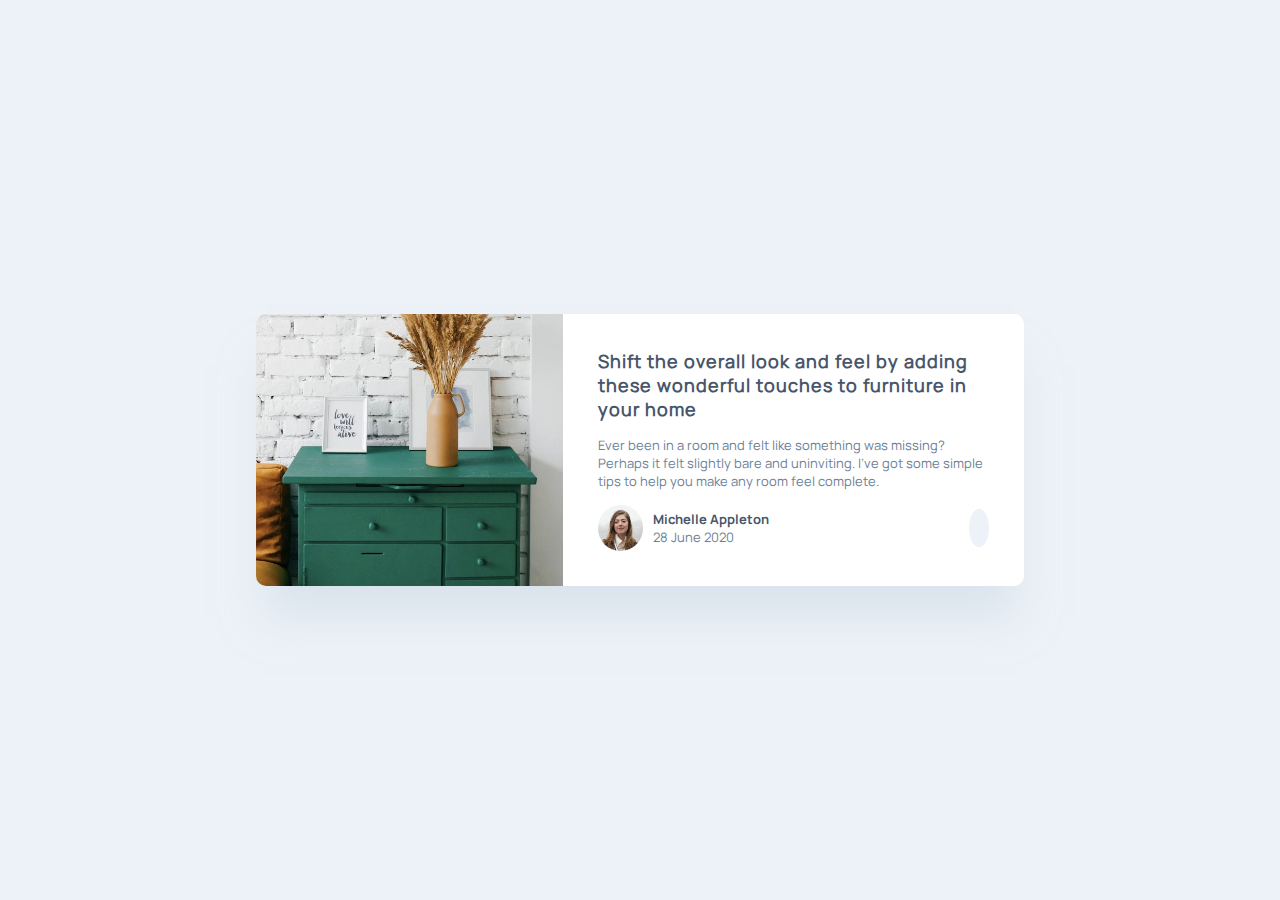
<file: article-preview-component-master/index.html>
<!DOCTYPE html>
<html lang="en">
	<head>
		<meta charset="UTF-8">
		<meta name="viewport" content="width=device-width, initial-scale=1.0">
		<title>Frontend Mentor | Article preview component</title>
		<link rel="icon" type="image/png" sizes="32x32" href="./images/favicon-32x32.png">
		<link rel="stylesheet" href="style.css">
		<link rel="stylesheet" href="https://cdnjs.cloudflare.com/ajax/libs/font-awesome/5.15.1/css/all.min.css" integrity="sha512-+4zCK9k+qNFUR5X+cKL9EIR+ZOhtIloNl9GIKS57V1MyNsYpYcUrUeQc9vNfzsWfV28IaLL3i96P9sdNyeRssA==" crossorigin="anonymous" />
	</head>
	<body>
		<div id="wrapper">
			<div id="card">
				<div class="card-image"></div>
				<div class="card-desc">
					<h1 class="card-title">Shift the overall look and feel by adding these wonderful touches to furniture in your home</h1>
					<p class="card-text">Ever been in a room and felt like something was missing? Perhaps it felt slightly bare and uninviting. I’ve got some simple tips to help you make any room feel complete.</p>
					<div class="card-footer">
						<div class="footer-left">
							<img src="./images/avatar-michelle.jpg" alt="person image">
							<div class="person-profile">
								<p class="person-name">Michelle Appleton</p>
								<p class="date">28 June 2020</p>
							</div>
						</div>
						<div class="footer-right">
							<span class="fas fa-share share-icon"></span>
						</div>
					</div>
					<div class="share-card">
						<p>Share</p>
						<span class="fab fa-facebook"></span>
						<span class="fab fa-twitter"></span>
						<span class="fab fa-pinterest"></span>
						<span class="fas fa-share share-icon-hover"></span>
					</div>
				</div>
			</div>
		</div>

		<script>
			const shareBtn = document.querySelector('.share-icon')
			const shareCard = document.querySelector('.share-card')
			const shareHoverBtn = document.querySelector('.share-icon-hover')

			shareBtn.addEventListener('click', function() {
				if (!shareBtn.classList.contains('active')) {
					shareBtn.classList.add('active')
					shareCard.style.display = "block"
				} else {
					shareBtn.classList.remove('active')
					shareCard.style.display = "none"
				}
			})

			shareHoverBtn.addEventListener('click', function() {
				shareBtn.classList.remove('active')
				shareCard.style.display = "none"
			})
		</script>
	</body>
</html>
</file>
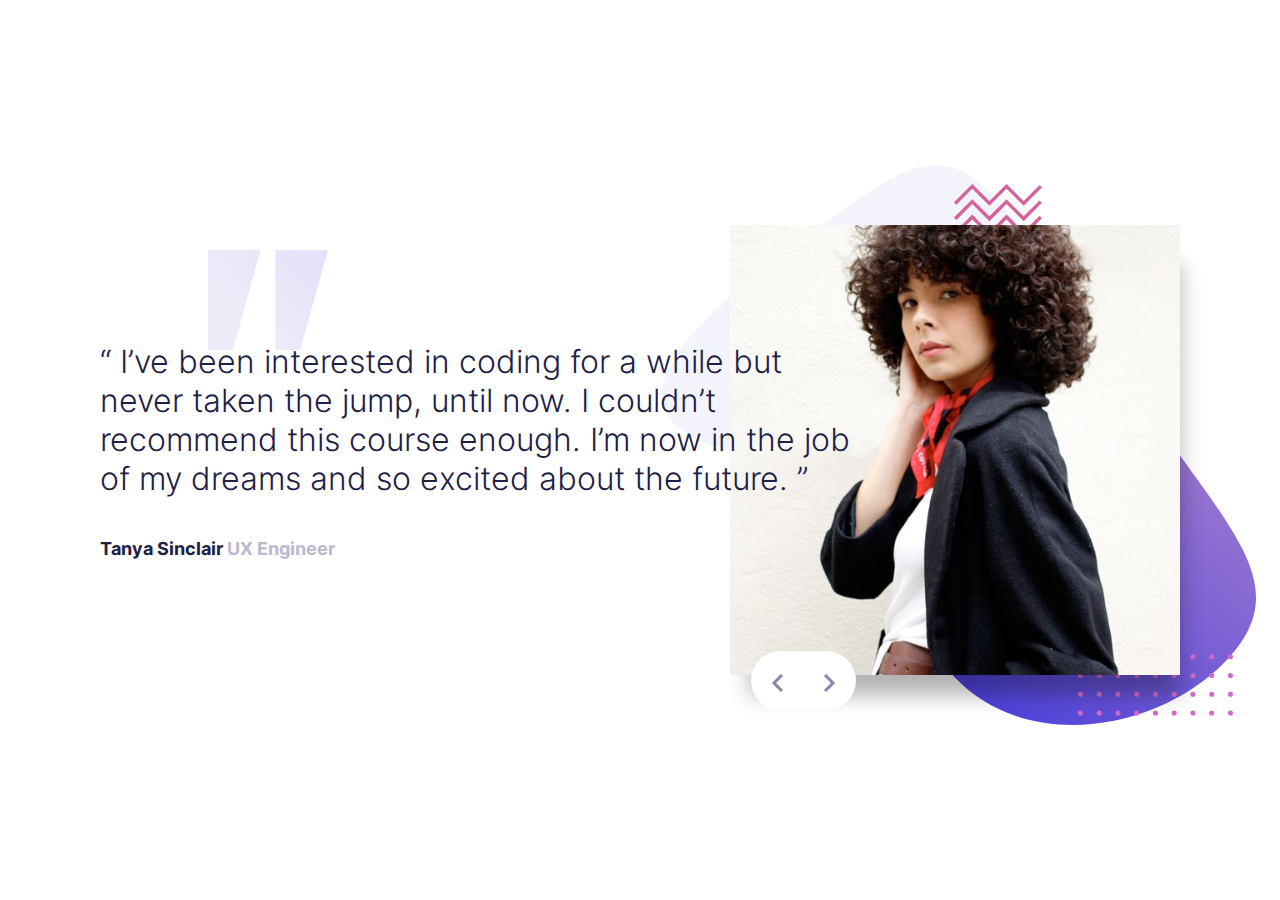
<file: coding-bootcamp-testimonials-slider-master/index.html>
<!DOCTYPE html>
<html lang="en">
<head>
    <meta charset="UTF-8">
    <meta name="viewport" content="width=device-width, initial-scale=1.0">
    <link rel="icon" type="image/png" sizes="32x32" href="./images/favicon-32x32.png">
    <title>Frontend Mentor | Coding Bootcamp Testimonials Slider</title>
    <link rel="stylesheet" href="style.css">
</head>
<body>
    <div class="wrapper">
        <div class="sliders">
            <div class="slider">
                <div class="description">
                    <p class="text">“ I’ve been interested in coding for a while but never taken the jump, until now. I couldn’t recommend this course enough. I’m now in the job of my dreams and so excited about the future. ”</p>
                    <p class="profile-name"><span class="name">Tanya Sinclair</span> <span class="position">UX Engineer</span></p>
                </div>
                <div class="image">
                    <img src="images/image-tanya.jpg" class="profile-image">
                </div>
            </div>
            <div class="slider">
                <div class="description">
                    <p class="text">“ If you want to lay the best foundation possible I’d recommend taking this course. The depth the instructors go into is incredible. I now feel so confident about starting up as a professional developer. ”</p>
                    <p class="profile-name"><span class="name">John Tarkpor</span> <span class="position">Junior Front-end Developer</span></p>
                </div>
                <div class="image">
                    <img src="images/image-john.jpg" class="profile-image">
                </div>
            </div>
        </div>
        <div class="buttons">
            <a class="prev-btn"><img src="images/icon-prev.svg"></a><a class="next-btn"><img src="images/icon-next.svg"></a>
        </div>
        <img src="images/pattern-bg.svg" class="background-image">
        <img src="images/pattern-quotes.svg" class="background-quotes">
    </div>

    <script>
        const slider = document.querySelector('.sliders');
        const prev = document.querySelector('.prev-btn');
        const next = document.querySelector('.next-btn');
        let width = window.innerWidth;

        window.addEventListener('resize', () => {
            width = window.innerWidth;
            console.log(width)
        })

        prev.addEventListener('click', () => {
            slider.style.left = '0';
        })
        
        next.addEventListener('click', () => {
            if (window.innerWidth <= 780) slider.style.left = `-${width}px`;
            else slider.style.left = `-${width-80}px`;
        })
    </script>
</body>
</html>
</file>
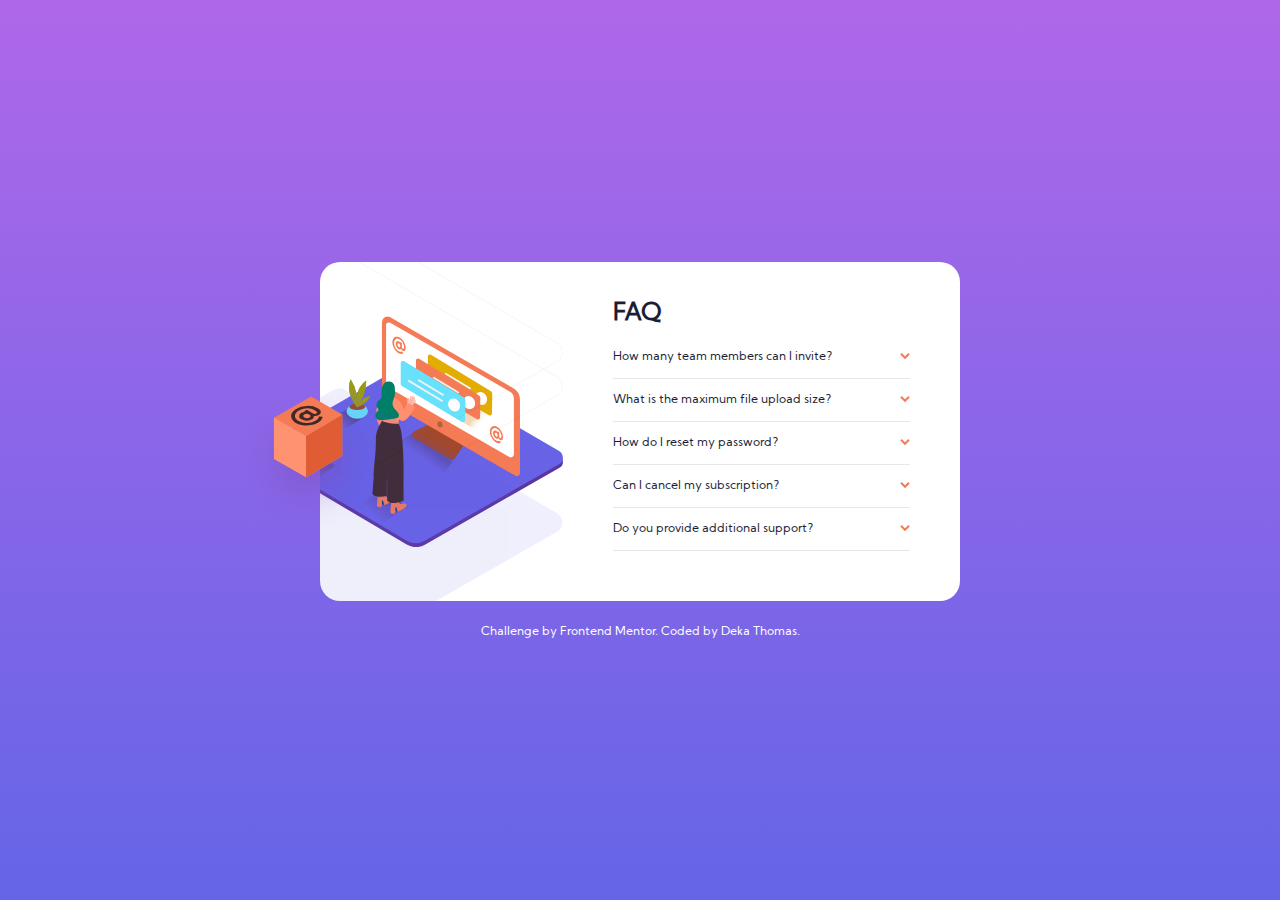
<file: faq-accordion-card-main/index.html>
<!DOCTYPE html>
<html lang="en">
<head>
    <meta charset="UTF-8">
    <meta name="viewport" content="width=device-width, initial-scale=1.0">
    <link rel="icon" type="image/png" sizes="32x32" href="./images/favicon-32x32.png">
	<title>Frontend Mentor | FAQ Accordion Card</title>
	<link rel="stylesheet" href="style.css">
</head>
<body>
	<div id="wrapper">
		<div id="card">
			<div id="card-left">
				<img src="images/illustration-woman-online-mobile.svg" alt="" class="woman-image">
				<img src="images/illustration-box-desktop.svg" alt="" class="box-image">
			</div>
			<div id="card-right">
				<h1>FAQ</h1>
				<div class="accordion">
					<input type="checkbox" id="box1">
					<label class="accordion-btn" for="box1">How many team members can I invite?</label>
					<p class="accordion-text">You can invite up to 2 additional users on the Free plan. There is no limit on team members for the Premium plan.</p>
				</div>
				<div class="accordion">
					<input type="checkbox" id="box2">
					<label class="accordion-btn" for="box2">What is the maximum file upload size?</label>
					<p class="accordion-text">No more than 2GB. All files in your account must fit your allotted storage space.</p>
				</div>
				<div class="accordion">
					<input type="checkbox" id="box3">
					<label class="accordion-btn" for="box3">How do I reset my password?</label>
					<p class="accordion-text">Click “Forgot password” from the login page or “Change password” from your profile page. A reset link will be emailed to you.</p>
				</div>
				<div class="accordion">
					<input type="checkbox" id="box4">
					<label class="accordion-btn" for="box4">Can I cancel my subscription?</label>
					<p class="accordion-text">Yes! Send us a message and we’ll process your request no questions asked.</p>
				</div>
				<div class="accordion">
					<input type="checkbox" id="box5">
					<label class="accordion-btn" for="box5">Do you provide additional support?</label>
					<p class="accordion-text">Chat and email support is available 24/7. Phone lines are open during normal business hours.</p>
				</div>
			</div>
		</div>
		<div class="attribution">
			Challenge by <a href="https://www.frontendmentor.io?ref=challenge" target="_blank" rel="noopener noreferrer">Frontend Mentor</a>. 
			Coded by <a href="https://dekathomas.github.io" target="_blank" rel="noopener noreferrer">Deka Thomas</a>.
		</div>
	</div>
</body>
</html>
</file>
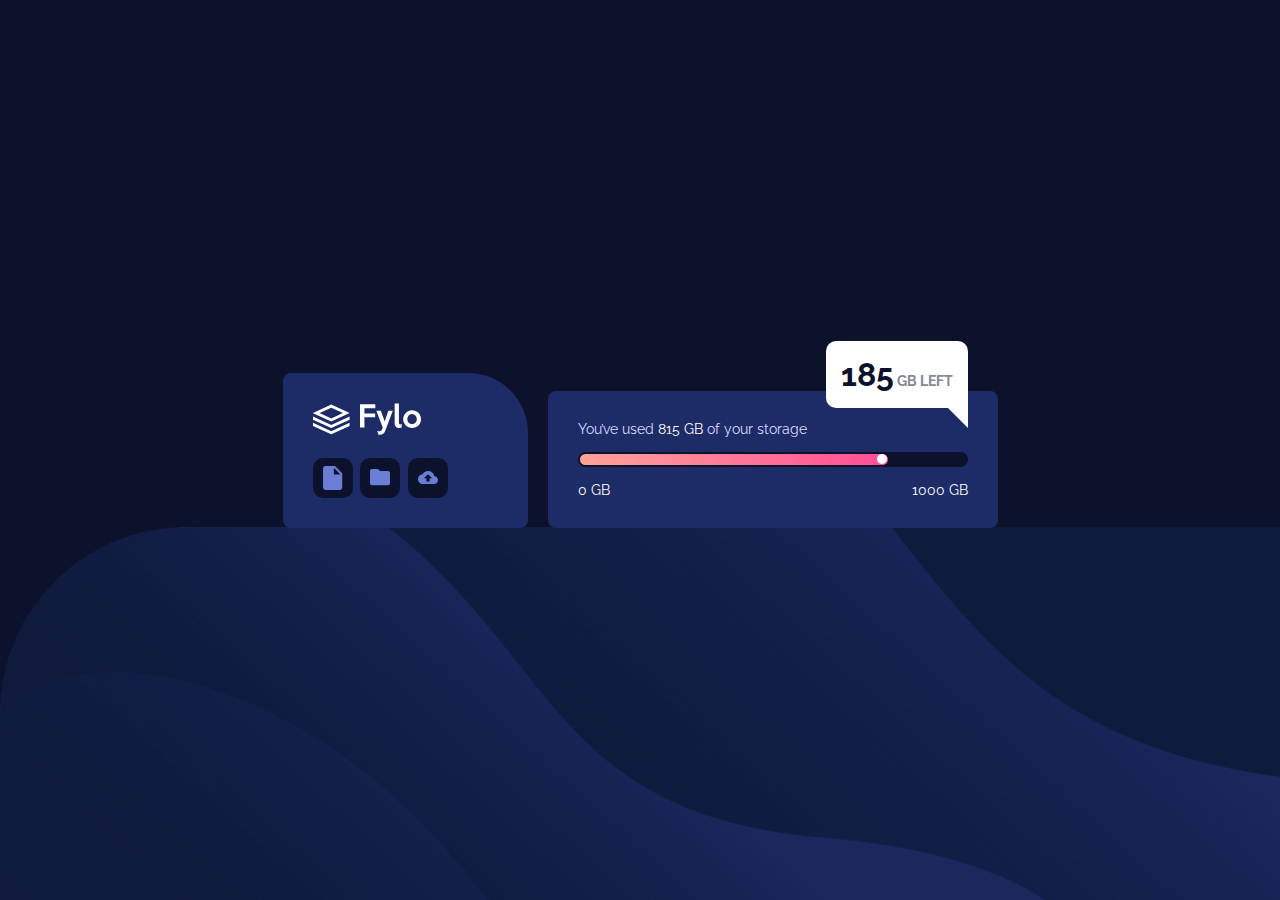
<file: fylo-data-storage-component-master/index.html>
<!DOCTYPE html>
<html lang="en">
<head>
    <meta charset="UTF-8">
    <meta name="viewport" content="width=device-width, initial-scale=1.0">
    <link rel="icon" type="image/png" sizes="32x32" href="./images/favicon-32x32.png">
    <title>Frontend Mentor | Fylo data storage component</title>
    <link rel="stylesheet" href="style.css">
</head>
<body>
    <img src="./images/bg-desktop.png" alt="" class="bg-desktop">
    <img src="./images/bg-mobile.png" alt="" class="bg-mobile">
    <div class="card">
        <div class="card-left">
            <img src="./images/logo.svg" alt="">
            <div class="features">
                <div class="image">
                    <img src="./images/icon-document.svg" alt="">
                </div>
                <div class="image">
                    <img src="./images/icon-folder.svg" alt="">
                </div>
                <div class="image">
                    <img src="./images/icon-upload.svg" alt="">
                </div>
            </div>
        </div>
        <div class="card-right">
            <div class="info-box">
                <p><span>185</span> GB Left</p>
            </div>
            <p>You’ve used <span>815 GB</span> of your storage</p>
            <div class="loading-container">
                <div class="loading-bar"></div>
            </div>
            <div class="size">
                <p>0 GB</p>
                <p>1000 GB</p>
            </div>
        </div>
    </div>
</body>
</html>
</file>
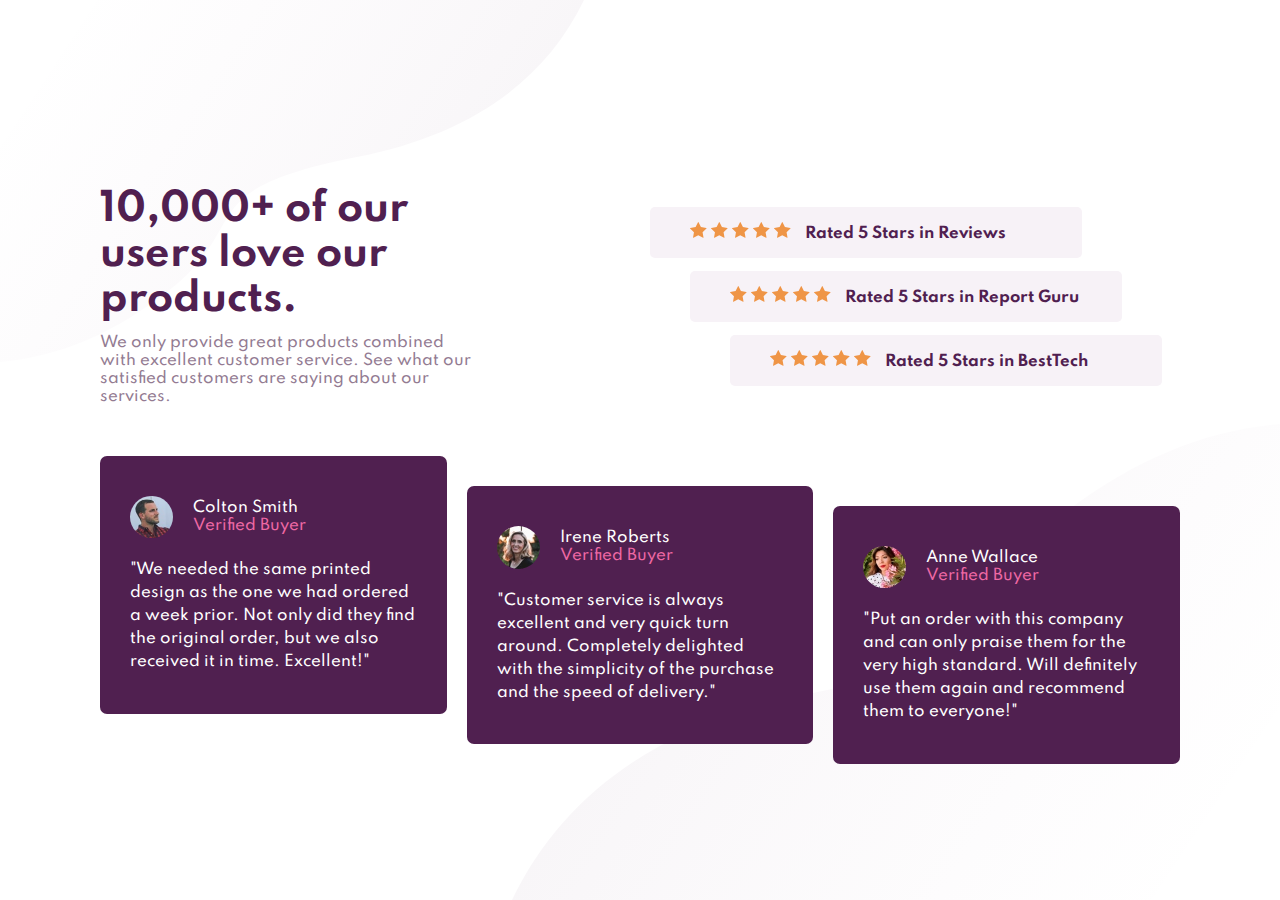
<file: social-proof-section-master/index.html>
<!DOCTYPE html>
<html lang="en">
	<head>
		<meta charset="UTF-8" />
		<meta name="viewport" content="width=device-width, initial-scale=1.0" />
		<link rel="icon" type="image/png" sizes="32x32" href="./images/favicon-32x32.png"/>
		<title>Frontend Mentor | Social proof section</title>
		<link rel="stylesheet" href="style.css">
	</head>
	<body>
		<div id="wrapper">
			<div id="top-section">
				<div id="left-section">
					<h1 class="title">10,000+ of our users love our products.</h1>
					<div class="sub-title">We only provide great products combined with excellent customer service. See what our satisfied customers are saying about our services.</div>
				</div>
				<div id="right-section">
					<div class="notif">
						<img src="images/icon-star.svg" alt="star-icon">
						<img src="images/icon-star.svg" alt="star-icon">
						<img src="images/icon-star.svg" alt="star-icon">
						<img src="images/icon-star.svg" alt="star-icon">
						<img src="images/icon-star.svg" alt="star-icon">
						<p>Rated 5 Stars in Reviews</p>
					</div>
					<div class="notif">
						<img src="images/icon-star.svg" alt="star-icon">
						<img src="images/icon-star.svg" alt="star-icon">
						<img src="images/icon-star.svg" alt="star-icon">
						<img src="images/icon-star.svg" alt="star-icon">
						<img src="images/icon-star.svg" alt="star-icon">
						<p>Rated 5 Stars in Report Guru</p>
					</div>
					<div class="notif">
						<img src="images/icon-star.svg" alt="star-icon">
						<img src="images/icon-star.svg" alt="star-icon">
						<img src="images/icon-star.svg" alt="star-icon">
						<img src="images/icon-star.svg" alt="star-icon">
						<img src="images/icon-star.svg" alt="star-icon">
						<p>Rated 5 Stars in BestTech</p>
					</div>
				</div>
			</div>
			<div id="bottom-section">
				<div id="cards">
					<div class="card">
						<div class="header-card">
							<img src="images/image-colton.jpg" alt="colton-image">
							<div class="right-header-card">
								<p class="name">Colton Smith </p>
								<p class="role">Verified Buyer</p>
							</div>
						</div>
						<div class="body-card">
							<p>"We needed the same printed design as the one we had ordered a week prior. Not only did they find the original order, but we also received it in time. Excellent!"</p>
						</div>
					</div>
					<div class="card">
						<div class="header-card">
							<img src="images/image-irene.jpg" alt="colton-image">
							<div class="right-header-card">
								<p class="name">Irene Roberts</p>
								<p class="role">Verified Buyer</p>
							</div>
						</div>
						<div class="body-card">
							<p>"Customer service is always excellent and very quick turn around. Completely delighted with the simplicity of the purchase and the speed of delivery."</p>
						</div>
					</div>
					<div class="card">
						<div class="header-card">
							<img src="images/image-anne.jpg" alt="colton-image">
							<div class="right-header-card">
								<p class="name">Anne Wallace</p>
								<p class="role">Verified Buyer</p>
							</div>
						</div>
						<div class="body-card">
							<p>"Put an order with this company and can only praise them for the very high standard. Will definitely use them again and recommend them to everyone!"</p>
						</div>
					</div>
				</div>
			</div>
		</div>
	</body>
</html>
</file>
<file: article-preview-component-master/style.css>
:root {
    --darkGrayrishBlue: hsl(217, 19%, 35%);
    --darkBlue: hsl(214, 17%, 51%);
    --grayrishBlue: hsl(212, 23%, 69%);
    --lightGreyBlue: hsl(210, 46%, 95%);
}

* {
    margin: 0;
    padding: 0;
    box-sizing: border-box;
}

html {
    font-size: 62.5%;
}

@font-face {
    src: url('./Manrope/Manrope-Regular.ttf');
    font-family: 'Manrope';
}

@font-face {
    src: url('./Manrope/Manrope-Bold.ttf');
    font-family: 'MaropeBold';
}

body {
    font-size: 1.3rem;
    font-family: 'Manrope';
}

#wrapper {
    min-height: 100vh;
    background-color: var(--lightGreyBlue);
    width: 100%;

    display: flex;
    justify-content: center;
    align-items: center;
}

#card {
    width: 60%;
    background-color: #FFF;
    border-radius: 1rem;
    display: grid;
    grid-template-columns: 1fr 1.5fr;
    box-shadow: 0px 40px 40px -10px rgba(201,213,225,0.5);
    position: relative;
}

.card-image {
    background: no-repeat center/cover url(./images/drawers.jpg);
    border-top-left-radius: 1rem;
    border-bottom-left-radius: 1rem;
}

.card-desc {
    padding: 3.5rem;
    position: relative;
}

.card-title {
    color: var(--darkGrayrishBlue);
    font-size: 1.8rem;
    letter-spacing: .1rem;
}

.card-text {
    color: var(--darkBlue);
    padding: 1.5rem 0;
}

.card-footer {
    display: flex;
    justify-content: space-between;
    align-items: center;
}

.footer-left {
    display: flex;
    align-items: center;
    position: relative;
}

.footer-left img {
    width: 15%;
    height: 15%;
    border-radius: 50%;
    margin-right: 1rem;
}

.person-name {
    font-family: 'MaropeBold';
    color: var(--darkGrayrishBlue);
}

.date {
    color: var(--darkBlue);
}

.footer-right {
    position: relative;
}

.share-icon {
    padding: 1rem;
    border-radius: 50%;
    background-color: var(--lightGreyBlue);
    cursor: pointer;
    color: var(--darkGrayrishBlue);
}

.share-icon.active {
    background-color: var(--darkBlue);
    color: #FFF;
}

.share-card {
    position: absolute;
    background-color: var(--darkGrayrishBlue);
    color: #FFF;
    padding: 1.5rem 3rem;
    border-radius: .7rem;
    box-shadow: 0px 20px 10px -10px rgba(201,213,225,0.5);
    right: -6rem;
    bottom: 10rem;
    display: none;
    transition: all .3s linear;
}

.share-card::after {
    content: '';
    width: 0;
    height: 0;
    background: transparent;
    position: absolute;
    bottom: -2rem;
    left: 50%;
    border: 1rem solid var(--darkGrayrishBlue);
    border-left-color: transparent;
    border-right-color: transparent;
    border-bottom-color: transparent;
}

.share-card > * {
    display: inline-block;
    margin-right: 1rem;
}

.share-card p {
    color: var(--grayrishBlue);
    text-transform: uppercase;
    letter-spacing: .5rem;
}

.share-card span {
    font-size: 1.7rem;
}

.share-card span:last-child {
    margin-right: 0;
}

.share-icon-hover {
    display: none;
}

@media (max-width: 768px) {
    #card {
        grid-template-columns: 1fr;
        width: 90%;
    }

    .card-image {
        height: 20rem;
        border-top-left-radius: 1rem;
        border-top-right-radius: 1rem;
        border-bottom-left-radius: 0;
    }

    .card-title {
        font-size: 1.6rem;
    }

    .card-text {
        font-size: 1.2rem;
        padding: 1.5rem 0 3rem;
    }

    .card-desc {
        padding: 3.5rem 3.5rem 1.8rem;
    }

    .share-card {
        bottom: 0;
        left: 0;
        right: 0;
        border-top-left-radius: 0;
        border-top-right-radius: 0;
        padding: 2rem 3.5rem;
    }

    .share-icon-hover {
        display: block;
        padding: 1rem;
        background-color: var(--darkBlue);
        border-radius: 50%;
        margin-left: calc(100% - 21rem);
    }

    .share-card::after {
        display: none;
    }
}
</file>
<file: coding-bootcamp-testimonials-slider-master/style.css>
:root {
    --darkBlue: hsl(240, 38%, 20%);
    --grayBlue: hsl(240, 18%, 77%);
}

* {
    margin: 0;
    padding: 0;
    box-sizing: border-box;
}

html {
    font-size: 62.5%;
}

@font-face {
    src: url('./Inter/Inter-Light-slnt=0.ttf');
    font-family: 'Inter300';
}

@font-face {
    src: url('./Inter/Inter-Medium-slnt=0.ttf');
    font-family: 'Inter500';
}

@font-face {
    src: url('./Inter/Inter-Bold-slnt=0.ttf');
    font-family: 'Inter700';
}

body {
    font-size: 3.2rem;
    font-family: 'Inter300';
    color: var(--darkBlue);
    display: flex;
    justify-content: center;
    align-items: center;
    height: 100vh;
    overflow: hidden;
}

.wrapper {
    width: 1080px;
    height: 500px;
    margin: 0 auto;
    position: relative;
}

.sliders {
    width: 100%;
    height: 100%;
    display: flex;
    position: relative;
    transition: all .3s linear;
    left: 0;
}

.slider {
    min-width: 100%;
    height: 100%;
    transition: all .3s linear;
    position: relative;
    flex: 1;
    left: 0;
    margin-right: 15rem;
}

.description,
.image {
    display: inline-block;
    top: 50%;
    transform: translateY(-50%);
    position: absolute;
}

.description {
    width: 70%;
    z-index: 1;
    left: 0;
}

.image {
    height: 45rem;
    width: 45rem;
    right: 0;
}

.background-image {
    position: absolute;
    right: -7%;
    top: -7%;
    z-index: -1;
    width: 55%;
}

.background-quotes {
    position: absolute;
    top: 10%;
    left: 10%;
}

.profile-name {
    font-size: 1.8rem;
    margin-top: 4rem;
    font-family: 'Inter700';
}

.position {
    color: var(--grayBlue);
}

.buttons {
    position: absolute;
    bottom: 0%;
    right: 30%;
}

.prev-btn,
.next-btn {
    padding: 1rem 2rem;
    background-color: #FFF;
    cursor: pointer;
    transition: all .3s linear;
}

.prev-btn:hover,
.next-btn:hover {
    background-color: var(--grayBlue);
}

.prev-btn {
    border-top-left-radius: 5rem;
    border-bottom-left-radius: 5rem;
}

.next-btn {
    border-top-right-radius: 5rem;
    border-bottom-right-radius: 5rem;
}

.profile-image {
    height: 100%;
    width: 100%;
    box-shadow: 1rem 3rem 2rem -1rem rgba(0, 0, 0, .3);
}

@media (max-width: 768px) {
    .wrapper {
        min-width: 80%;
    }

    .slider {
        display: grid;
        grid-template-columns: 1fr;
        grid-template-rows: repeat(2, 1fr);
        justify-items: center;
        grid-gap: 8rem;
        margin-right: 0;
    }

    .description,
    .image {
        position: relative;
    }

    .description {
        grid-row-start: 2;
        grid-row-end: 3;
        font-size: 1.8rem;
    }

    .profile-name {
        font-size: 1.8rem;
    }

    .profile-name span {
        display: block;
        text-align: center;
    }

    .image {
        width: 25rem;
        height: 25rem;
    }
    
    .background-quotes {
        top: 60%;
        width: 6rem;
        left: 50vw;
        transform: translateX(-50%);
    }

    .background-image {
        right: 27vw;
        width: 33rem;
    }

    .buttons {
        bottom: 46%;
        right: 43%;
    }

    .prev-btn,
    .next-btn {
        padding: .5rem 1.8rem;
    }
}
</file>
<file: faq-accordion-card-main/style.css>
:root {
    --softViolet: hsl(273, 75%, 66%);
    --softBlue: hsl(240, 73%, 65%);
    --darkBlue: hsl(238, 29%, 16%);
    --softRed: hsl(14, 88%, 65%);
    --divider: hsl(240, 5%, 91%);
}

* {
    margin: 0;
    padding: 0;
    box-sizing: border-box;
}

@font-face {
    src: url('./Kumbh_Sans/KumbhSans-Regular.ttf');
    font-family: 'KumbhSans';
}

@font-face {
    src: url('./Kumbh_Sans/KumbhSans-Bold.ttf');
    font-family: 'KumbhSansBold';
}

body {
    font-size: 12px;
    font-family: 'KumbhSans';
    color: var(--darkBlue);
}

#wrapper {
    width: 100%;
    min-height: 100vh;
    background-image: linear-gradient(to bottom, var(--softViolet), var(--softBlue));
    display: flex;
    justify-content: center;
    align-items: center;
    flex-direction: column;
    padding: 30px 0;
}

#card {
    display: flex;
    flex-direction: row;
    background: #FFF;
    width: 50%;
    border-radius: 20px;
}

#card-left {
    flex: .45;
    position: relative;
    background: no-repeat right/180% url('./images/bg-pattern-desktop.svg'),
                no-repeat right/125% url('./images/illustration-woman-online-desktop.svg');
}

.box-image {
    position: absolute;
    top: 60%;
    left: -35%;
    width: 60%;
    transform: translateY(-50%);
}

.woman-image {
    display: none;
    position: absolute;
}

#card-right {
    flex: .55;
    padding: 40px 50px 50px;
}

#card-right p {
    width: 100%;
}

h1 {
    margin-bottom: 25px;
}

.accordion {
    margin-top: 15px;
    border-bottom: 1px solid var(--divider);
    overflow: hidden;
    position: relative;
}

.accordion-btn {
    display: flex;
    justify-content: space-between;
    position: relative;
    cursor: pointer;
    margin-bottom: 15px;
}

.accordion:hover > .accordion-btn {
    color: var(--softRed);
}

.accordion > label > img {
    float: right;
}

.accordion > label > img::after {
    content: '';
    clear: both;
}

.accordion-btn::after {
    content: url('./images/icon-arrow-down.svg');
    transition: all .3s linear;
}

.accordion-text {
    max-height: 0;
    transition: all .3s linear;
    padding: 0;
}

input {
    opacity: 0;
    position: absolute;
}

input:checked + .accordion-btn {
    font-family: 'KumbhSansBold';
}

input:checked + .accordion-btn::after {
    transform: rotate(180deg);
}

input:checked ~ .accordion-text {
    max-height: 10vh;
    padding-bottom: 15px;
}

.attribution {
    display: inline-blok;
    color: #FFF;
    margin-top: 25px;
}

a {
    text-decoration: none;
    color: #FFF;
}

@media (max-width: 1024px) {
    #card {
        flex-direction: column;
        width: 90%;
        margin-top: 40px;
    }

    #card-left {
        padding: 50px;
        background: no-repeat bottom/60% url('./images/bg-pattern-mobile.svg');
    }

    .woman-image {
        display: inline-block;
        top: -100px;
        right: 50%;
        transform: translateX(45%);
    }

    .box-image {
        display: none;
    }

    #card-right {
        padding: 30px 20px 20px;
    }

    h1,
    .attribution {
        text-align: center;
    }
    
    .attribution {
        padding: 0 10px;
    }
}
</file>
<file: fylo-data-storage-component-master/style.css>
:root {
    --paleBlue: hsl(243, 100%, 93%);
    --grayBlue: hsl(229, 7%, 55%);
    --darkBlue: hsl(228, 56%, 26%);
    --veryDarkBlue: hsl(229, 57%, 11%);
    --gradientLeft: hsl(6, 100%, 80%);
    --gradientRight: hsl(335, 100%, 65%);
}

* {
    margin: 0;
    padding: 0;
    box-sizing: border-box;
}

html {
    font-size: 62.5%;
}

@font-face {
    src: url('./Raleway/Raleway-Regular.ttf');
    font-family: 'Raleway';
}

@font-face {
    src: url('./Raleway/Raleway-Bold.ttf');
    font-family: 'RalewayBold';
}

body {
    font-size: 1.4rem;
    font-family: 'Raleway';
    background-color: var(--veryDarkBlue);
    color: #FFF;
    position: relative;
    height: 100vh;
    display: flex;
    justify-content: center;
    align-items: center;
}

body > .bg-desktop,
body > .bg-mobile {
    width: 100%;
    position: absolute;
    bottom: 0;
    right: 0;
    z-index: -1;
}

body > .bg-desktop {
    display: inline-block;
}

body > .bg-mobile {
    display: none;
}

.card {
    display: flex;
    justify-content: center;
    align-items: flex-end;
}

.card-left,
.card-right {
    background-color: var(--darkBlue);
    border-radius: .8rem;
    padding: 3rem;
}

.card-left {
    border-top-right-radius: 6rem;
    padding-right: 8rem;
    margin-right: 2rem;
}

.card-left > img {
    width: 80%;
    margin-bottom: 2rem;
}

.features {
    display: flex;
    justify-content: space-between;
    align-items: center;
}

.features > .image {
    padding: 1rem;
    border-radius: 1rem;
    background-color: var(--veryDarkBlue);
    display: flex;
    align-items: center;
    justify-content: center;
    width: 4rem;
    height: 4rem;
}

.features img {
    width: 100%;
}

.card-right {
    width: 45rem;
    position: relative;
}

.info-box {
    position: absolute;
    padding: 1.5rem;
    border-radius: 1rem;
    background-color: #FFF;
    color: var(--grayBlue);
    text-transform: uppercase;
    font-family: 'RalewayBold';
    z-index: 2;
    right: 3rem;
    top: -5rem;
}

.info-box::after {
    content: '';
    display: inline-block;
    position: absolute;
    width: 0;
    height: 0;
    bottom: -2rem;
    right: 0;
    border: 2rem solid #FFF;
    border-left-color: transparent;
    border-bottom-color: transparent;
}

.info-box span {
    color: var(--veryDarkBlue);
    font-size: 3.2rem;
}

.card-right > p {
    color: var(--paleBlue);
}

.card-right > p > span {
    color: #FFF;
}

.loading-container {
    width: 100%;
    height: 1.5rem;
    border-radius: 10rem;
    background: var(--veryDarkBlue);
    margin: 1.5rem 0;
    padding: .2rem;
    overflow: hidden;
}

.loading-bar {
    width: 80%;
    height: 100%;
    background: linear-gradient(to right, var(--gradientLeft) 0%, var(--gradientRight) 100%);
    border-radius: 1.5rem;
    position: relative;
}

.loading-bar::after {
    content: '';
    display: inline-block;
    position: absolute;
    top: .05rem;
    right: .1rem;
    width: 1rem;
    height: 1rem;
    background-color: #FFF;
    border-radius: 50rem;
}

.size {
    width: 100%;
    display: flex;
    justify-content: space-between;
    align-content: center;
}

@media (max-width: 768px) {
    body > .bg-desktop {
        display: none;
    }

    body > .bg-mobile {
        display: inline-block;
    }

    .card {
        flex-direction: column;
    }

    .card-left,
    .card-right {
        width: 100%;
    }

    .card-left {
        margin-right: 0;
        margin-bottom: 2rem;
    }

    .card-right {
        padding-bottom: 5rem;
    }

    .info-box {
        top: 100%;
        right: 50%;
        transform: translate(50%, -50%);
    }

    .info-box::after {
        display: none;
    }
}
</file>
<file: social-proof-section-master/style.css>
:root {
    --darkMagenta: hsl(300, 43%, 22%);
    --softPink: hsl(333, 80%, 67%);
    --darkGreyMagenta: hsl(303, 10%, 53%);
    --lightGreyMagenta: hsl(300, 24%, 96%);
}

* {
    margin: 0;
    padding: 0;
    box-sizing: border-box;
}

html {
    font-size: 62.5%;
}

@font-face {
    src: url('./Spartan/Spartan-Medium.ttf');
    font-family: 'Spartan';
}

@font-face {
    src: url('./Spartan/Spartan-Bold.ttf');
    font-family: 'SpartanBold';
}

@font-face {
    src: url('./Spartan/Spartan-SemiBold.ttf');
    font-family: 'SpartanSemi';
}

body {
    font-size: 1.5rem;
    font-family: 'Spartan';
}

#wrapper {
    min-height: 100vh;
    width: 100%;
    background: no-repeat top left url('./images/bg-pattern-top-desktop.svg'),
                no-repeat bottom right/60% url('./images/bg-pattern-bottom-desktop.svg');

    display: flex;
    flex-direction: column;
    padding: 10rem;
    justify-content: center;
}

/* Top Section */
#top-section {
    display: grid;
    justify-content: space-between;
    align-items: center;
    grid-template-columns: .35fr .5fr;
    margin-bottom: 5rem;
}

#left-section .title {
    font-size: 3.8rem;
    color: var(--darkMagenta);
    margin-bottom: 1.2rem;
    font-family: 'SpartanBold';
}

#left-section .sub-title {
    color: var(--darkGreyMagenta);
}

#right-section .notif {
    background: var(--lightGreyMagenta);
    padding: 1.5rem 4rem;
    border-radius: .5rem;
    margin-bottom: 1.3rem;
    width: 80%;
    position: relative;
}

#right-section .notif:first-child {
    left: 1rem;
}

#right-section .notif:nth-child(2) {
    left: 5rem;
}

#right-section .notif:last-child {
    margin-bottom: 0;
    left: 9rem;
}

.notif p {
    display: inline-block;
    margin-left: 1rem;
    font-family: 'SpartanBold';
    color: var(--darkMagenta);
}

/* Cards */
#cards {
    display: grid;
    grid-gap: 2rem;
    grid-template-columns: 1fr 1fr 1fr;
}

.card {
    background: var(--darkMagenta);
    padding: 4rem 3rem;
    border-radius: .7rem;
    position: relative;
}

.card:nth-child(2) {
    top: 3rem;
}

.card:last-child {
    top: 5rem;
}

.card .header-card {
    display: flex;
    align-items: center;
    margin-bottom: 2rem;
}

.header-card img {
    width: 15%;
    border-radius: 50%;
    display: inline-block;
    margin-right: 2rem;
}

.right-header-card .name {
    color: #FFF;
    font-family: 'SpartanSemi;
    margin-bottom: .2rem;
}

.right-header-card .role {
    color: var(--softPink);
}

.body-card {
    color: #FFF;
}

.body-card p {
    line-height: 2.3rem;
}

.attribution {
    display: inline-blok;
    color: #FFF;
    margin-top: 25px;
}

.attibution a {
    text-decoration: none;
    color: #FFF;
}

@media (max-width: 768px) {
    #wrapper {
        padding: 2rem;
    }

    #top-section {
        grid-template-columns: 1fr;
        grid-template-rows: 1fr 1fr;
    }

    #left-section .title {
        text-align: center;
        margin-bottom: 2rem;
    }

    #left-section .sub-title {
        text-align: center;
    }

    #right-section {
        margin-top: 2rem;
    }

    #right-section .notif {
        width: 100%;
        text-align: center;
    }

    #right-section .notif:first-child,
    #right-section .notif:nth-child(2),
    #right-section .notif:last-child {
        left: 0;
    }

    .notif p {
        margin-top: 1rem;
    }

    #cards {
        grid-template-columns: 1fr;
    }

    .card:nth-child(2),
    .card:last-child {
        top: 0;
    }

    #bottom-section {
        margin-bottom: 5rem;
    }
}
</file>
